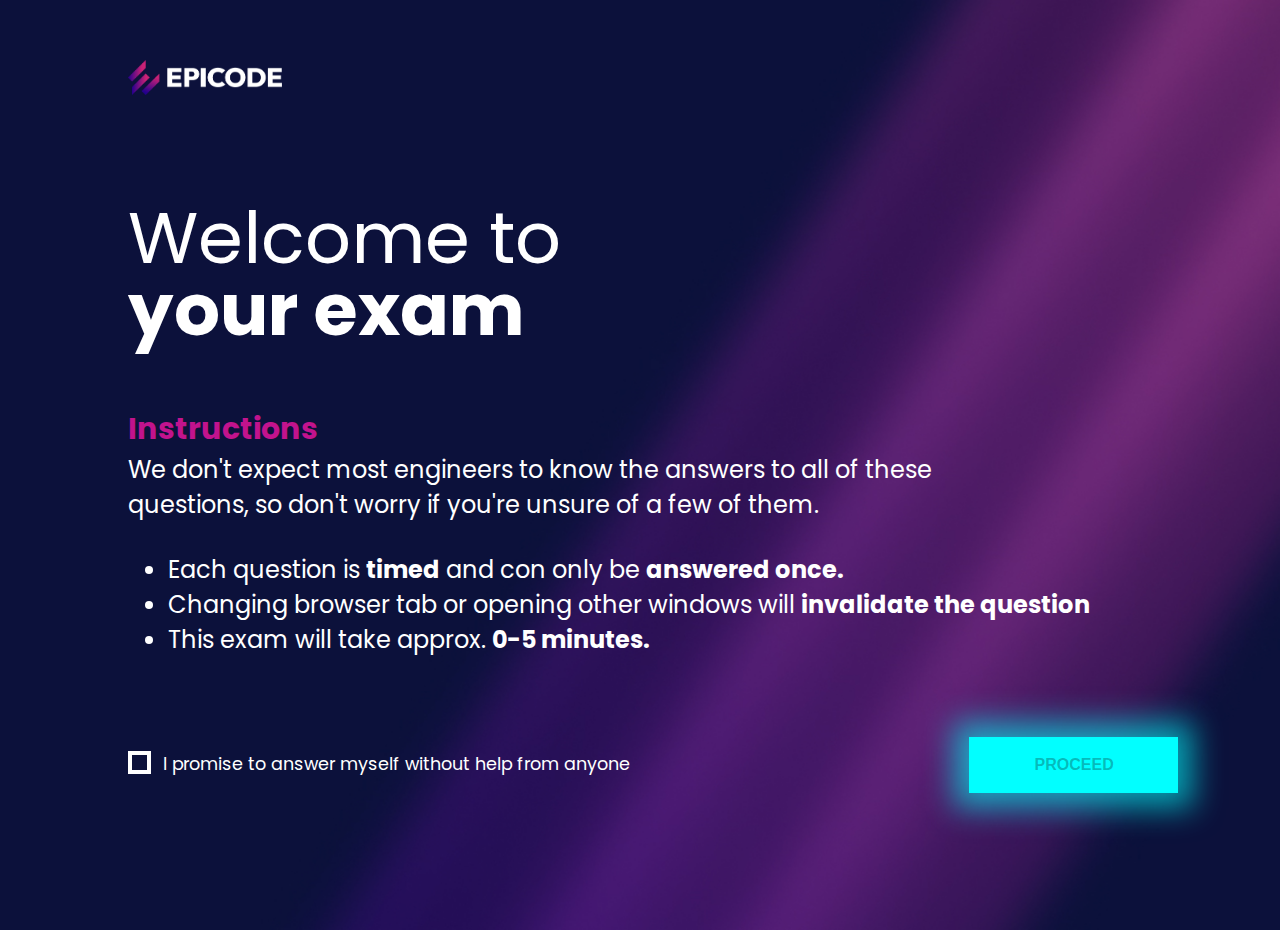
<file: buildweek/index.html>
<!DOCTYPE html>
<html lang="en">
  <head>
    <meta charset="UTF-8" />
    <meta http-equiv="X-UA-Compatible" content="IE=edge" />
    <meta name="viewport" content="width=device-width, initial-scale=1.0" />
    <title>Document</title>
    <link rel="stylesheet" href="./common.css" />
    <link rel="preconnect" href="https://fonts.googleapis.com" />
    <link rel="preconnect" href="https://fonts.gstatic.com" crossorigin />
    <link
      href="https://fonts.googleapis.com/css2?family=Poppins:ital,wght@0,100;0,200;0,300;0,400;0,500;0,600;0,700;0,800;0,900;1,100;1,200;1,300;1,400;1,500;1,600;1,700;1,800&display=swap"
      rel="stylesheet"
    />
    <link rel="stylesheet" href="./index.css" />
    <script src="./index.js"></script>
    <script>
      function cambioStatus() {
        const checkbox = document.getElementById("checkMe");
        const button = document.getElementById("btn");
        if (!checkbox.checked) {
          button.disabled = true;
        }

        checkbox.addEventListener("change", (event) => {
          if (event.target.checked) {
            button.disabled = false;
          } else {
            alert("Mark the Checkbox");
            button.disabled = true;
          }
        });
      }
    </script>
  </head>
  <body>
    <header>
      <img src="./assets/epicode_logo.png" alt="Logo" />
    </header>
    <h1>Welcome to <br /><span class="bold">your exam</span></h1>
    <h5>Instructions</h5>
    <p>
      We don't expect most engineers to know the answers to all of these <br />
      questions, so don't worry if you're unsure of a few of them.
    </p>
    <ul>
      <li>Each question is <span class="bold">timed</span> and con only be <span class="bold">answered once.</span></li>
      <li>Changing browser tab or opening other windows will <span class="bold">invalidate the question</span></li>
      <li>This exam will take approx. <span class="bold">0-5 minutes.</span></li>
    </ul>
    <div class="checkandbutton">
      <div>
        <label class="container">
          <input type="checkbox" id="checkMe" onclick="cambioStatus()" />
          <span class="checkmark"></span>
          <p>I promise to answer myself without help from anyone</p>
        </label>
      </div>

      <div>
        <form action="./test.html">
          <button type="submit" class="button" id="btn" disabled>PROCEED</button>
        </form>
      </div>
    </div>
  </body>
</html>
</file>
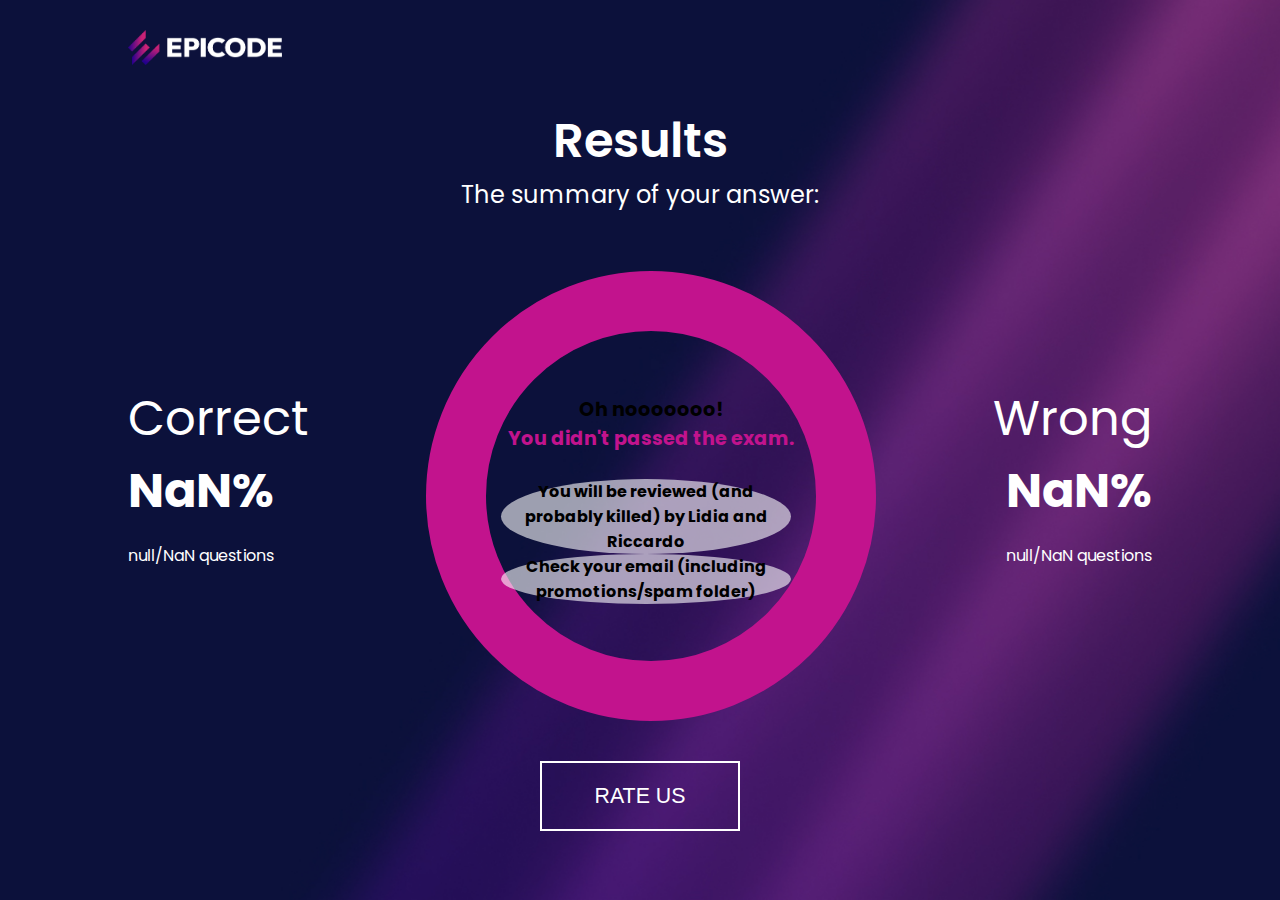
<file: buildweek/result.html>
<!DOCTYPE html>
<html lang="en">
  <head>
    <meta charset="UTF-8" />
    <meta http-equiv="X-UA-Compatible" content="IE=edge" />
    <meta name="viewport" content="width=device-width, initial-scale=1.0" />
    <title>Document</title>
    <link rel="stylesheet" href="./common.css" />
    <link rel="preconnect" href="https://fonts.googleapis.com" />
    <link rel="preconnect" href="https://fonts.gstatic.com" crossorigin />
    <link rel="stylesheet" href="./result.css" />
    <link
      href="https://fonts.googleapis.com/css2?family=Poppins:ital,wght@0,100;0,200;0,300;0,400;0,500;0,600;0,700;0,800;0,900;1,100;1,200;1,300;1,400;1,500;1,600;1,700;1,800&display=swap"
      rel="stylesheet"
    />
  </head>
  <body>
    <header>
      <img src="./assets/epicode_logo.png" alt="Logo" />
    </header>
    <main>
      <h1>Results</h1>
      <h2>The summary of your answer:</h2>

      <section>
        <div class="correct" id="correct">
          <h2 class="correct">Correct</h2>
          <h3 class="correct" id="correctPerc">percentuale</h3>
          <p class="correct" id="correctNum">n/10</p>
        </div>
        <div class="result" id="circle">
          <h4 id="textResult">Congratulations!</h4>
          <h4 id="textResult2">You passed the exam.</h4>
          <p id="pResult">We'll send you the certificate in few minutes.</p>
          <p id="pResult2">Check your email (including promotions/spam folder)</p>
        </div>
        <div class="incorrect" id="incorrect">
          <h2 class="incorrect">Wrong</h2>
          <h3 class="incorrect" id="incorrectPerc">percentuale</h3>
          <p class="incorrect" id="incorrectNum">n/10</p>
        </div>
      </section>
    </main>

    <section class="button">
      <button class="button"><a href="./review.html">RATE US</a></button>
    </section>
    <script src="./result.js"></script>
  </body>
</html>
</file>
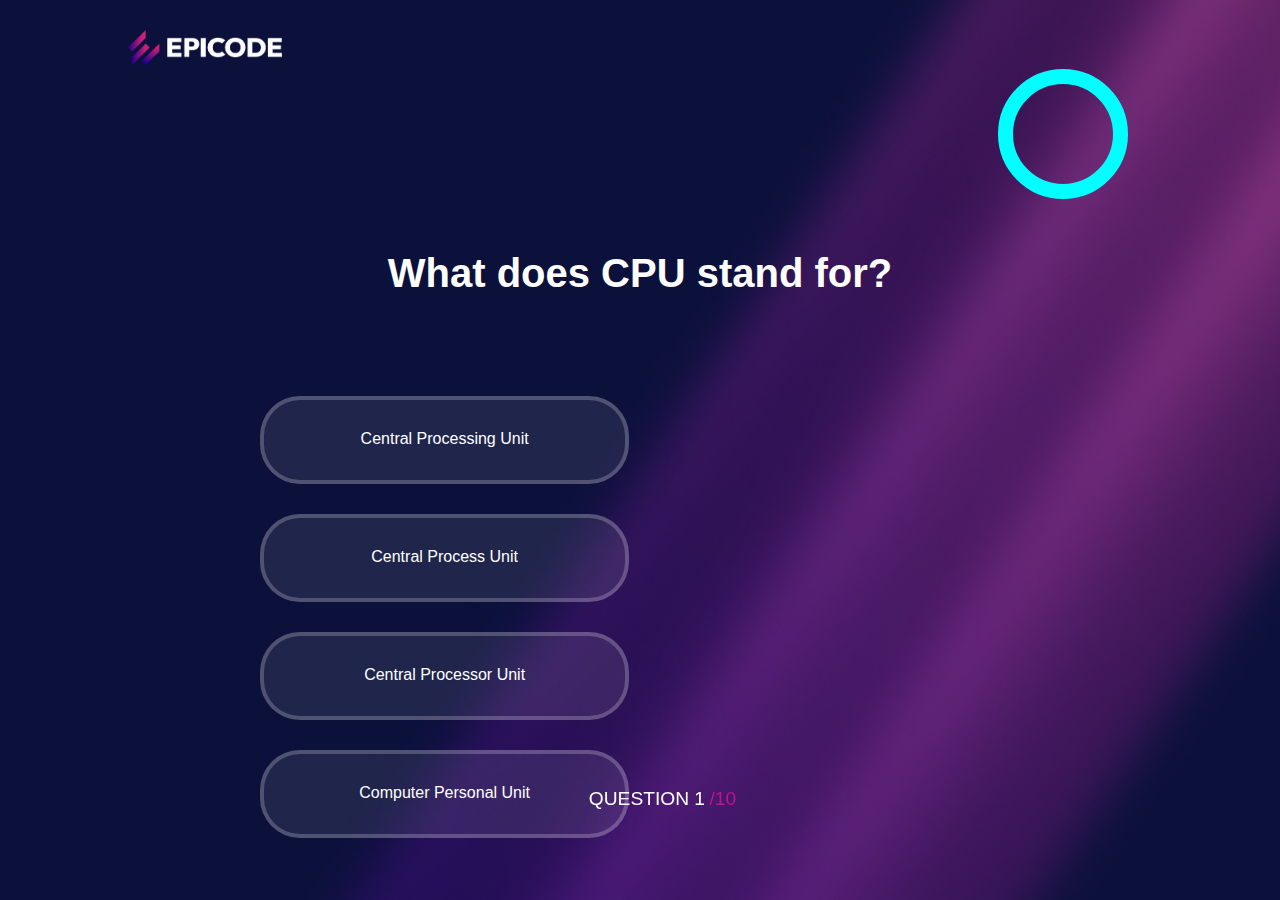
<file: buildweek/test.html>
<!DOCTYPE html>
<html lang="en">
  <head>
    <meta charset="UTF-8" />
    <meta http-equiv="X-UA-Compatible" content="IE=edge" />
    <meta name="viewport" content="width=device-width, initial-scale=1.0" />
    <title>Document</title>

    <link rel="stylesheet" href="./common.css" />
    <link rel="stylesheet" href="./test.css" />
  </head>
  <body>
    <header>
      <img src="./assets/epicode_logo.png" alt="Logo" />
    </header>

    <div class="timer">
      <h6 class="sec"></h6>
      <h3></h3>
      <h6 class="rem"></h6>
    </div>

    <main>
      <div>
        <p id="myQuestion">Questa è la domanda</p>
      </div>

      <section class="buttons"></section>
    </main>
    <footer>
      <div>
        <span class="q"></span>
        <span class="n"></span>
        <span class="l"></span>
      </div>
    </footer>
    <script type="text/javascript" src="./test.js"></script>
  </body>
</html>
</file>
<file: buildweek/common.css>
header img {
  margin-top: 30px;
  width: 15%;
}
body {
  width: 100vw;
  height: 100vh;
  background-image: url(./assets/bg.jpg);
  background-size: 100%;
  color: white;
  background-repeat: no-repeat;
  font-family: "Poppins", sans-serif;
  width: 80%;
  margin: 0 auto;
}
</file>
<file: buildweek/index.css>
.container {
  display: block;
  position: relative;
  padding-left: 35px;
  margin-bottom: 12px;
  cursor: pointer;
  font-size: 22px;
  -webkit-user-select: none;
  -moz-user-select: none;
  -ms-user-select: none;
  user-select: none;
}

.container input {
  position: absolute;
  opacity: 0;
  cursor: pointer;
  height: 0;
  width: 0;
}

.checkmark {
  position: absolute;
  top: 0;
  left: 0;
  height: 15px;
  width: 15px;
  border: solid white;
  border-width: 4px;
}

.container:hover input ~ .checkmark {
  background-color: transparent;
}

.container input:checked ~ .checkmark {
  background-color: white;
}

.checkmark:after {
  content: "";
  position: absolute;
  display: none;
}

.container input:checked ~ .checkmark:after {
  display: block;
}
.container .checkmark:after {
  left: 3px;
  top: 0px;
  width: 3px;
  height: 10px;
  border: solid white;
  border-width: 0 3px 3px 0;
}
body div {
  box-sizing: border-box;
  display: inline-block;
}

body div label p {
  margin-bottom: 0%;
  font-size: 15px;
}
body div form {
  box-sizing: border-box;
  display: inline-block;
  box-shadow: 0px 0px 30px 15px rgba(1, 255, 255, 0.6);
  margin-left: 160%;
  background-color: #01ffff;
}

body div form button {
  border: none;
  background-color: #01ffff;
  padding: 15px 64px;
  text-align: center;
  font-weight: bold;
  font-size: 16px;
  margin: 4px 2px;
  cursor: pointer;
  box-sizing: border-box;
  display: inline-block;
  margin-right: 0;
}

.bold {
  font-weight: bold;
}
header {
  margin-top: 30px;
}
h1 {
  padding-top: 60px;
  line-height: 100%;
  font-weight: 400;
  font-size: 4.5em;
  margin-top: 40px;
  margin-bottom: 20px;
}
h1 span {
  font-weight: bold;
}
body h5 {
  margin-top: 60px;
  font-size: 30px;
  color: #c2138d;
  margin-bottom: 0;
}
body p {
  margin-bottom: 30px;
  margin-top: 0px;
}
body ul {
  margin-bottom: 80px;
}
.checkandbutton {
  width: 100%;
}

li,
p {
  font-size: 1.5em;
}
h5 {
  font-size: 2em;
}
.container p {
  font-size: 0.8em;
}
</file>
<file: buildweek/result.css>
/*
body {
  width: 100vw;
  height: 100vh;
}
*/
section div {
  display: inline-block;
}

h1 {
  font-weight: 600;
  font-size: 3em;
  text-align: center;
  margin-bottom: 0px;
}

h2 {
  font-weight: 400;
  text-align: center;
  margin-top: 0px;
}
image {
  opacity: 0.5;
}
section {
  padding-top: 40px;
  width: 100%;
  text-align: center;
}

.principale {
  margin-left: 0em;
  margin-right: 0em;
}
#circle {
  border: solid 60px #01ffff;
  border-radius: 100%;
  height: 300px;
  width: 300px;
  text-align: center;
  float: center;
  padding: 15px;
}
circle #h4 {
  margin-top: 1em;
}
#circle p {
  width: 90%;
  padding: 10px;
  margin-top: 0%;
  margin-bottom: 0%;
  padding-top: 0%;
  padding-bottom: 0%;
}

#incorrect {
  float: right;
  margin-top: 7em;
}
#correct {
  float: left;
  margin-top: 7em;
}
.correct {
  text-align: left;
}
.correct h2,
.incorrect h2 {
  font-size: 3em;
  margin-bottom: 0em;
}

.correct h3,
.incorrect h3 {
  font-size: 3em;
  padding-top: 0em;
  padding-bottom: 0em;
  margin-top: 0em;
  margin-bottom: 0em;
}

.incorrect {
  text-align: right;
}

button {
  background-color: transparent;
  border: solid 2px white;
  color: white;
  width: 200px;
  height: 70px;
}
a {
  text-decoration: none;
  color: white;
  font-size: 1.6em;
}

.button {
  text-align: center;
  border-color: white;
  background-color: transparent;
  color: white;
}
#textResult {
  margin-bottom: 0em;
  padding-top: 1.2em;
  font-size: 1.2em;
}
#textResult2 {
  margin-top: 0em;
  font-size: 1.2em;
}
</file>
<file: buildweek/test.css>
.divOption {
  display: inline-block;
  width: 44%;
  height: 50px;
  border: solid;
  border-radius: 50px;
  text-align: center;
  padding-top: 30px;
  margin: 15px;
  margin-left: 30px;
  border: 4px rgba(255, 255, 255, 0.21) solid;
  border-radius: 40px;
  background-color: rgba(255, 255, 255, 0.086);
}

body {
  background-image: url(./assets/bg.jpg);
  background-size: 100%;
  color: white;
  background-repeat: no-repeat;
  font-family: "Poppins", sans-serif;
  width: 80%;
  margin: 0 auto;
}

main {
  margin-top: 5%;
  margin-left: 10%;
  margin-right: 10%;
}

.option {
  display: none;
}

#myQuestion {
  font-size: 2.5rem;
  text-align: center;
  margin-top: 5%;
  font-weight: bold;
}

div:has(input:hover) {
  background-color: #c2138d;
}

button {
  border: none;
  background-color: #01ffff;
  padding: 30px 130px;
  text-align: center;
  font-weight: bold;
  font-size: 16px;
  cursor: pointer;
  box-sizing: border-box;
  display: inline-block;
  margin: 50%;
  margin-left: 40%;
  margin-top: 30%;
  box-shadow:0px 0px 30px 15px rgba(1, 255, 255, 0.6);
}
button a {
  color: black;
  text-decoration: none ;
}
body footer div{
  
  text-align: center;
  margin-bottom: 0;
  margin-top: 10vh;
  position: fixed;
  bottom: 10%;
  left: 46%;
}
.timer {
  border: solid 15px #01ffff;
  border-radius: 100%;
  height: 80px;
  width: 80px;
  text-align: center;
  padding: 10px;
  color: white;
  margin-left: 85%;
}
body div h6{
  margin-top: 5px;
  margin-bottom: 5px;
  font-weight: lighter;
  font-size: 10px;
}
body div h3{
  margin-top: 0px;
  margin-bottom: 0px;
  font-size: 30px;
}

body footer div .l{
  color: #c2138d;
  font-size: 1.2em;
}
body footer div .q,.n{
  font-size: 1.2em;
}
.buttons{
  margin-top: 5%;
}
body main div{
  height: 90px;
}
</file>
